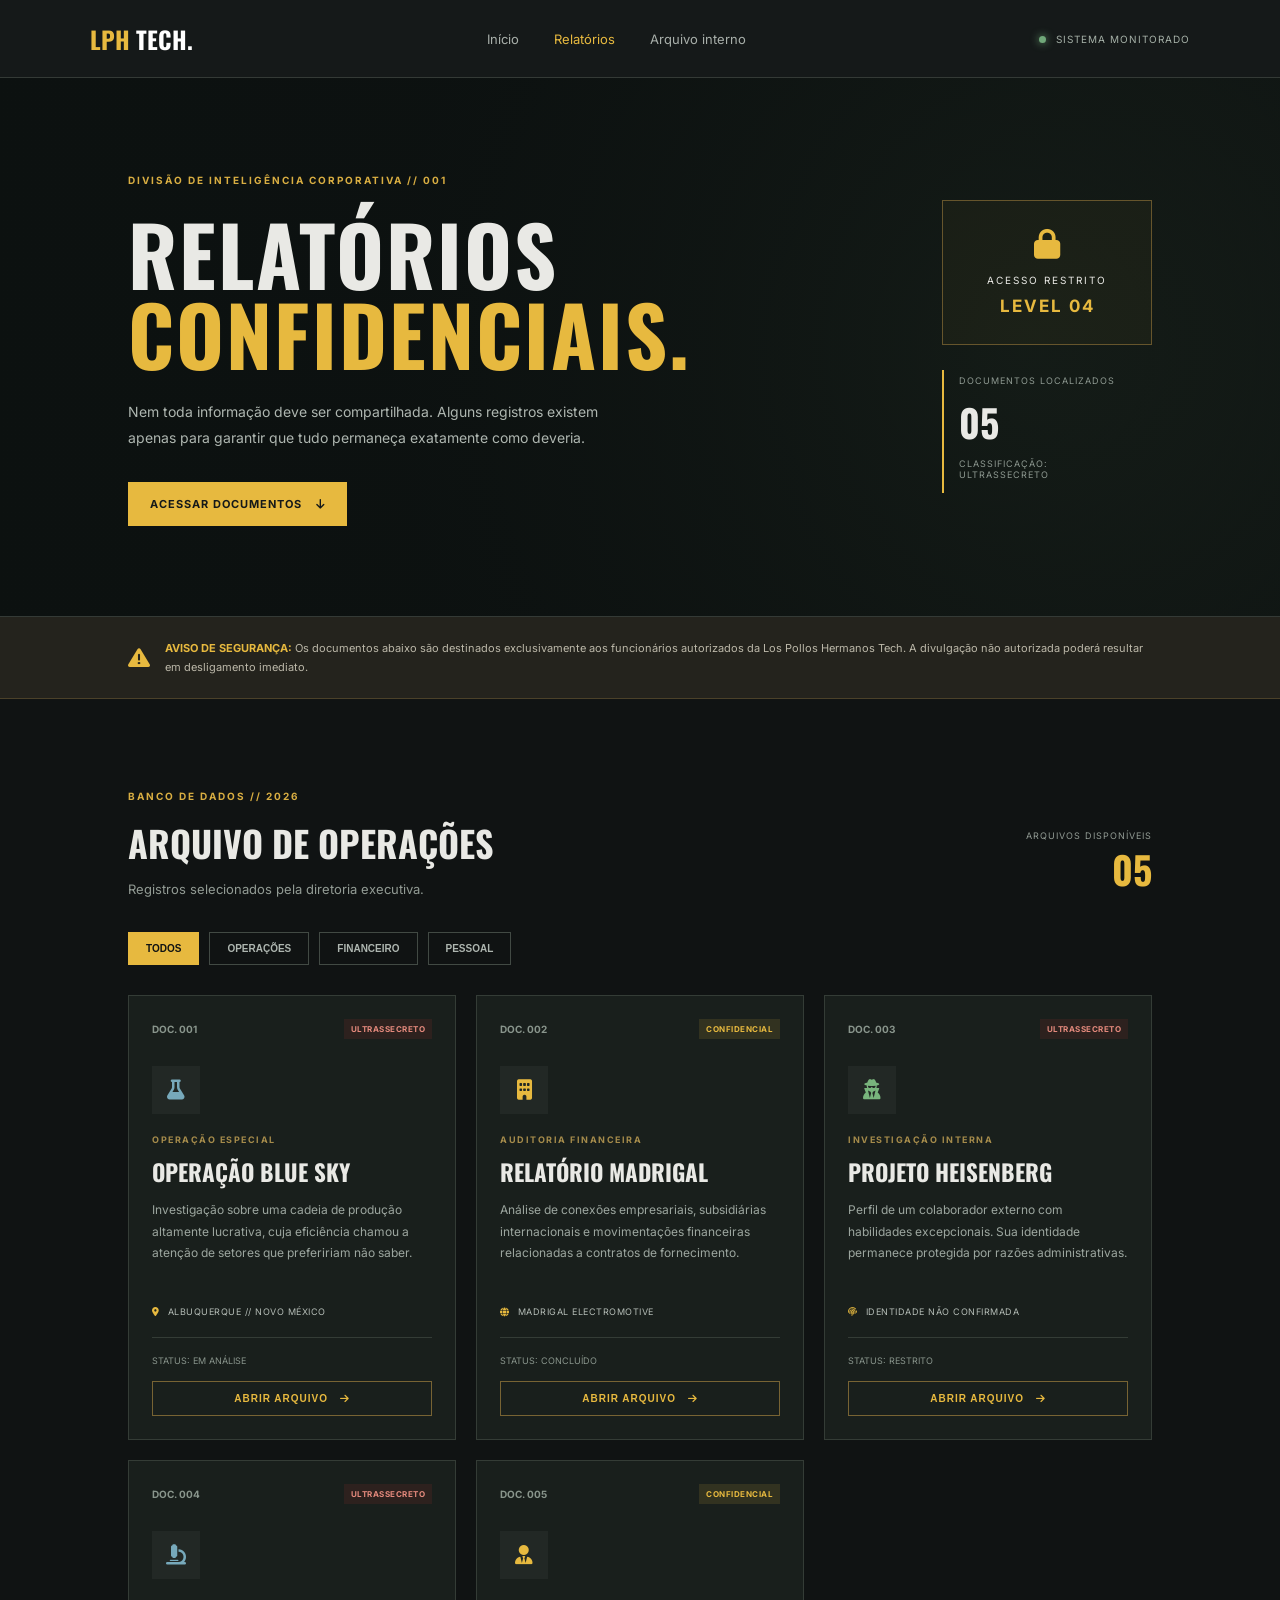
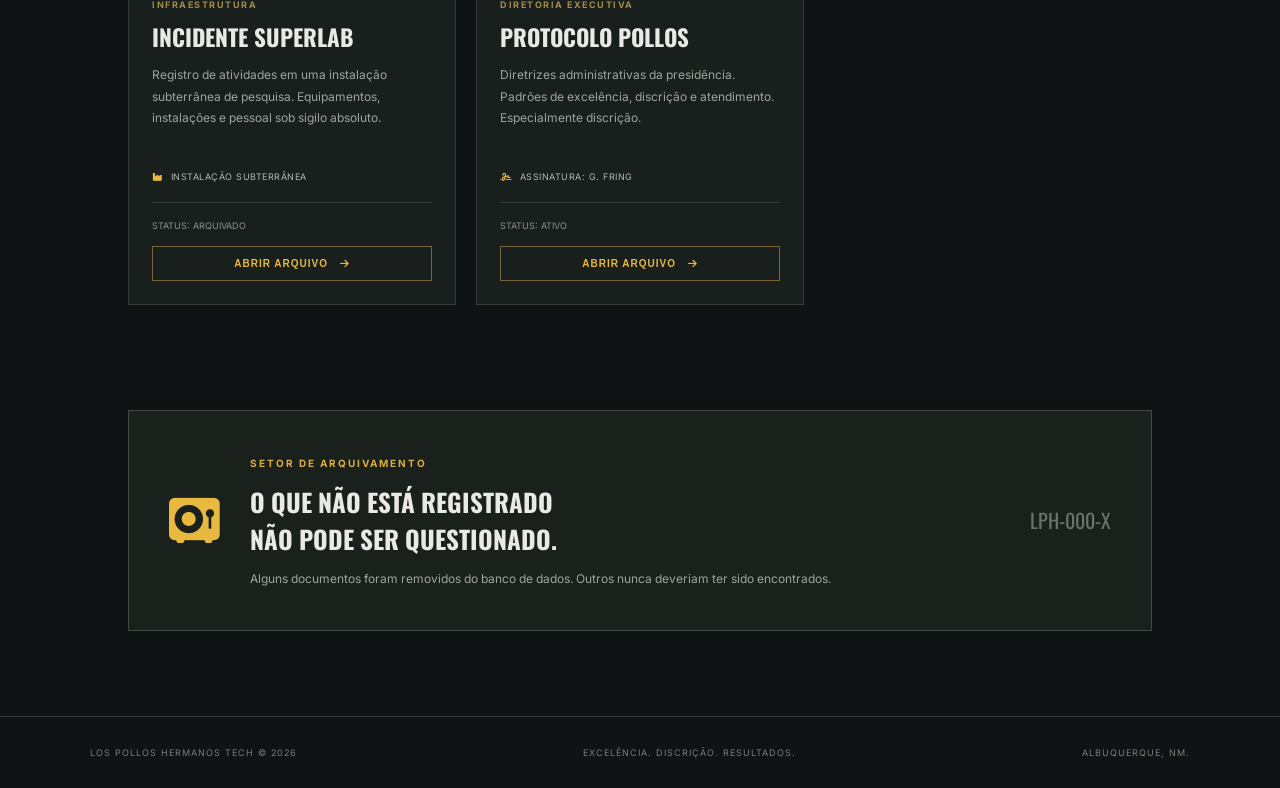
<file: TRABALHOFINALDENIS/relatorios.html>
<!DOCTYPE html>
<html lang="pt-BR">
<head>
    <meta charset="UTF-8">
    <meta name="viewport" content="width=device-width, initial-scale=1.0">

    <title>Relatórios Confidenciais | LPH Tech</title>

    <link rel="stylesheet" href="relatorios.css">
    <link rel="stylesheet" href="https://cdnjs.cloudflare.com/ajax/libs/font-awesome/6.5.0/css/all.min.css">
    <link href="https://fonts.googleapis.com/css2?family=Inter:wght@400;500;600;700;800&family=Oswald:wght@400;500;600;700&display=swap" rel="stylesheet">
</head>

<body>

<header class="topbar">
    <a href="index.html" class="logo">
        <span>LPH</span> TECH.
    </a>

    <nav>
        <a href="index.html">Início</a>
        <a href="#relatorios" class="ativo">Relatórios</a>
        <a href="#arquivo">Arquivo interno</a>
        
    </nav>

    <div class="status">
        <span class="status-ponto"></span>
        SISTEMA MONITORADO
    </div>
</header>

<main>

    <section class="hero">
        <div class="hero-conteudo">
            <span class="etiqueta">DIVISÃO DE INTELIGÊNCIA CORPORATIVA // 001</span>

            <h1>RELATÓRIOS<br><span>CONFIDENCIAIS.</span></h1>

            <p>
                Nem toda informação deve ser compartilhada.
                Alguns registros existem apenas para garantir que
                tudo permaneça exatamente como deveria.
            </p>

            <a href="#relatorios" class="btn-explorar">
                ACESSAR DOCUMENTOS <i class="fa-solid fa-arrow-down"></i>
            </a>
        </div>

        <div class="hero-lateral">
            <div class="selo">
                <i class="fa-solid fa-lock"></i>
                <span>ACESSO RESTRITO</span>
                <strong>LEVEL 04</strong>
            </div>

            <div class="codigo">
                <span>DOCUMENTOS LOCALIZADOS</span>
                <strong>05</strong>
                <span>CLASSIFICAÇÃO: ULTRASSECRETO</span>
            </div>
        </div>
    </section>

    <section class="aviso">
        <i class="fa-solid fa-triangle-exclamation"></i>
        <p>
            <strong>AVISO DE SEGURANÇA:</strong>
            Os documentos abaixo são destinados exclusivamente
            aos funcionários autorizados da Los Pollos Hermanos Tech.
            A divulgação não autorizada poderá resultar em desligamento imediato.
        </p>
    </section>

    <section class="relatorios" id="relatorios">

        <div class="secao-topo">
            <div>
                <span class="etiqueta">BANCO DE DADOS // 2026</span>
                <h2>ARQUIVO DE OPERAÇÕES</h2>
                <p>Registros selecionados pela diretoria executiva.</p>
            </div>

            <div class="contador">
                <span>ARQUIVOS DISPONÍVEIS</span>
                <strong id="contador">05</strong>
            </div>
        </div>

        <div class="filtros">
            <button class="filtro ativo" data-filter="todos">TODOS</button>
            <button class="filtro" data-filter="operacao">OPERAÇÕES</button>
            <button class="filtro" data-filter="financeiro">FINANCEIRO</button>
            <button class="filtro" data-filter="pessoal">PESSOAL</button>
        </div>

        <div class="grade-relatorios">

            <!-- BLUE SKY -->
            <article class="relatorio" data-category="operacao">
                <div class="relatorio-topo">
                    <span class="numero">DOC. 001</span>
                    <span class="classificacao vermelho">ULTRASSECRETO</span>
                </div>

                <div class="icone-relatorio azul">
                    <i class="fa-solid fa-flask"></i>
                </div>

                <span class="categoria">OPERAÇÃO ESPECIAL</span>
                <h3>OPERAÇÃO BLUE SKY</h3>

                <p>
                    Investigação sobre uma cadeia de produção
                    altamente lucrativa, cuja eficiência chamou
                    a atenção de setores que prefeririam não saber.
                </p>

                <div class="referencia">
                    <i class="fa-solid fa-location-dot"></i>
                    ALBUQUERQUE // NOVO MÉXICO
                </div>

                <div class="relatorio-rodape">
                    <span>STATUS: EM ANÁLISE</span>
                    <button class="abrir-relatorio" data-report="blue">
                        ABRIR ARQUIVO <i class="fa-solid fa-arrow-right"></i>
                    </button>
                </div>
            </article>

            <!-- MADRIGAL -->
            <article class="relatorio" data-category="financeiro">
                <div class="relatorio-topo">
                    <span class="numero">DOC. 002</span>
                    <span class="classificacao amarelo">CONFIDENCIAL</span>
                </div>

                <div class="icone-relatorio dourado">
                    <i class="fa-solid fa-building"></i>
                </div>

                <span class="categoria">AUDITORIA FINANCEIRA</span>
                <h3>RELATÓRIO MADRIGAL</h3>

                <p>
                    Análise de conexões empresariais, subsidiárias
                    internacionais e movimentações financeiras
                    relacionadas a contratos de fornecimento.
                </p>

                <div class="referencia">
                    <i class="fa-solid fa-globe"></i>
                    MADRIGAL ELECTROMOTIVE
                </div>

                <div class="relatorio-rodape">
                    <span>STATUS: CONCLUÍDO</span>
                    <button class="abrir-relatorio" data-report="madrigal">
                        ABRIR ARQUIVO <i class="fa-solid fa-arrow-right"></i>
                    </button>
                </div>
            </article>

            <!-- HEISENBERG -->
            <article class="relatorio" data-category="pessoal">
                <div class="relatorio-topo">
                    <span class="numero">DOC. 003</span>
                    <span class="classificacao vermelho">ULTRASSECRETO</span>
                </div>

                <div class="icone-relatorio verde">
                    <i class="fa-solid fa-user-secret"></i>
                </div>

                <span class="categoria">INVESTIGAÇÃO INTERNA</span>
                <h3>PROJETO HEISENBERG</h3>

                <p>
                    Perfil de um colaborador externo com habilidades
                    excepcionais. Sua identidade permanece protegida
                    por razões administrativas.
                </p>

                <div class="referencia">
                    <i class="fa-solid fa-fingerprint"></i>
                    IDENTIDADE NÃO CONFIRMADA
                </div>

                <div class="relatorio-rodape">
                    <span>STATUS: RESTRITO</span>
                    <button class="abrir-relatorio" data-report="heisenberg">
                        ABRIR ARQUIVO <i class="fa-solid fa-arrow-right"></i>
                    </button>
                </div>
            </article>

            <!-- SUPERLAB -->
            <article class="relatorio" data-category="operacao">
                <div class="relatorio-topo">
                    <span class="numero">DOC. 004</span>
                    <span class="classificacao vermelho">ULTRASSECRETO</span>
                </div>

                <div class="icone-relatorio azul">
                    <i class="fa-solid fa-microscope"></i>
                </div>

                <span class="categoria">INFRAESTRUTURA</span>
                <h3>INCIDENTE SUPERLAB</h3>

                <p>
                    Registro de atividades em uma instalação
                    subterrânea de pesquisa. Equipamentos,
                    instalações e pessoal sob sigilo absoluto.
                </p>

                <div class="referencia">
                    <i class="fa-solid fa-industry"></i>
                    INSTALAÇÃO SUBTERRÂNEA
                </div>

                <div class="relatorio-rodape">
                    <span>STATUS: ARQUIVADO</span>
                    <button class="abrir-relatorio" data-report="superlab">
                        ABRIR ARQUIVO <i class="fa-solid fa-arrow-right"></i>
                    </button>
                </div>
            </article>

            <!-- GUS FRING -->
            <article class="relatorio" data-category="pessoal">
                <div class="relatorio-topo">
                    <span class="numero">DOC. 005</span>
                    <span class="classificacao amarelo">CONFIDENCIAL</span>
                </div>

                <div class="icone-relatorio dourado">
                    <i class="fa-solid fa-user-tie"></i>
                </div>

                <span class="categoria">DIRETORIA EXECUTIVA</span>
                <h3>PROTOCOLO POLLOS</h3>

                <p>
                    Diretrizes administrativas da presidência.
                    Padrões de excelência, discrição e atendimento.
                    Especialmente discrição.
                </p>

                <div class="referencia">
                    <i class="fa-solid fa-signature"></i>
                    ASSINATURA: G. FRING
                </div>

                <div class="relatorio-rodape">
                    <span>STATUS: ATIVO</span>
                    <button class="abrir-relatorio" data-report="pollos">
                        ABRIR ARQUIVO <i class="fa-solid fa-arrow-right"></i>
                    </button>
                </div>
            </article>

        </div>
    </section>

    <section class="arquivo-final" id="arquivo">
        <div class="arquivo-icone">
            <i class="fa-solid fa-vault"></i>
        </div>

        <div>
            <span class="etiqueta">SETOR DE ARQUIVAMENTO</span>
            <h2>O QUE NÃO ESTÁ REGISTRADO<br>NÃO PODE SER QUESTIONADO.</h2>
            <p>
                Alguns documentos foram removidos do banco de dados.
                Outros nunca deveriam ter sido encontrados.
            </p>
        </div>

        <span class="arquivo-codigo">LPH-000-X</span>
    </section>

</main>

<footer>
    <span>LOS POLLOS HERMANOS TECH © 2026</span>
    <span>EXCELÊNCIA. DISCRIÇÃO. RESULTADOS.</span>
    <span>ALBUQUERQUE, NM.</span>
</footer>

<!-- JANELA DOS DOCUMENTOS -->
<div class="modal" id="modal">
    <div class="modal-caixa">

        <div class="modal-topo">
            <span><i class="fa-solid fa-lock"></i> DOCUMENTO INTERNO</span>
            <button id="fecharModal"><i class="fa-solid fa-xmark"></i></button>
        </div>

        <div class="modal-conteudo" id="modalConteudo">
        </div>

        <div class="modal-rodape">
            <span>LPH TECH // SISTEMA DE SEGURANÇA</span>
            <button id="entendido">FECHAR DOCUMENTO</button>
        </div>

    </div>
</div>

<script src="relatorios.js"></script>

</body>
</html>
</file>
<file: TRABALHOFINALDENIS/relatorios.css>
* {
    margin: 0;
    padding: 0;
    box-sizing: border-box;
}

html {
    scroll-behavior: smooth;
}

body {
    background: #101313;
    color: #e9e9e5;
    font-family: 'Inter', sans-serif;
}

/* NAVEGAÇÃO */

.topbar {
    height: 78px;
    padding: 0 7%;
    display: flex;
    align-items: center;
    justify-content: space-between;
    background: #151919;
    border-bottom: 1px solid #343a36;
}

.logo {
    color: white;
    font-family: 'Oswald', sans-serif;
    font-size: 24px;
    font-weight: bold;
    text-decoration: none;
}

.logo span {
    color: #e7b93f;
}

.topbar nav {
    display: flex;
    gap: 35px;
}

.topbar nav a {
    color: #a8afaa;
    font-size: 13px;
    text-decoration: none;
    transition: .3s;
}

.topbar nav a:hover,
.topbar nav .ativo {
    color: #e7b93f;
}

.status {
    color: #a5b0a7;
    font-size: 10px;
    letter-spacing: 1px;
}

.status-ponto {
    display: inline-block;
    width: 7px;
    height: 7px;
    background: #70a879;
    border-radius: 50%;
    margin-right: 6px;
    box-shadow: 0 0 8px #70a879;
}

/* HERO */

.hero {
    min-height: 490px;
    padding: 90px 10%;
    display: flex;
    align-items: center;
    justify-content: space-between;
    background:
        linear-gradient(90deg, rgba(12,17,16,.98), rgba(12,17,16,.78)),
        radial-gradient(circle at 80% 50%, #384a36, #101313 60%);
    border-bottom: 1px solid #343a36;
}

.hero-conteudo {
    max-width: 650px;
}

.etiqueta {
    color: #d9ae42;
    font-size: 10px;
    font-weight: bold;
    letter-spacing: 2px;
}

.hero h1 {
    font-family: 'Oswald', sans-serif;
    font-size: clamp(48px, 7vw, 82px);
    line-height: .98;
    margin: 25px 0;
    letter-spacing: 2px;
}

.hero h1 span {
    color: #e7b93f;
}

.hero p {
    max-width: 490px;
    color: #aeb6b0;
    font-size: 14px;
    line-height: 1.9;
    margin-bottom: 30px;
}

.btn-explorar {
    display: inline-block;
    background: #e7b93f;
    color: #151919;
    padding: 15px 22px;
    font-size: 11px;
    font-weight: bold;
    letter-spacing: 1px;
    text-decoration: none;
    transition: .3s;
}

.btn-explorar:hover {
    background: #f4d16b;
    transform: translateY(-3px);
}

.btn-explorar i {
    margin-left: 10px;
}

.hero-lateral {
    width: 210px;
    display: flex;
    flex-direction: column;
    gap: 25px;
}

.selo {
    border: 1px solid #66552c;
    padding: 28px 15px;
    text-align: center;
    background: rgba(231,185,63,.04);
}

.selo i {
    display: block;
    color: #e7b93f;
    font-size: 30px;
    margin-bottom: 15px;
}

.selo span,
.selo strong {
    display: block;
    font-size: 10px;
    letter-spacing: 2px;
}

.selo strong {
    color: #e7b93f;
    margin-top: 10px;
    font-size: 17px;
}

.codigo {
    border-left: 2px solid #e7b93f;
    padding: 5px 15px;
}

.codigo span {
    display: block;
    color: #8e9991;
    font-size: 9px;
    margin-bottom: 8px;
    letter-spacing: 1px;
}

.codigo strong {
    display: block;
    font-family: 'Oswald', sans-serif;
    font-size: 38px;
    margin-bottom: 8px;
}

/* AVISO */

.aviso {
    display: flex;
    gap: 15px;
    align-items: center;
    padding: 22px 10%;
    background: #24231d;
    border-bottom: 1px solid #4b4129;
}

.aviso i {
    color: #e7b93f;
    font-size: 22px;
}

.aviso p {
    color: #bcb8a9;
    font-size: 11px;
    line-height: 1.7;
}

.aviso strong {
    color: #e7b93f;
}

/* RELATÓRIOS */

.relatorios {
    padding: 85px 10%;
}

.secao-topo {
    display: flex;
    justify-content: space-between;
    align-items: end;
    margin-bottom: 35px;
}

.secao-topo h2 {
    font-family: 'Oswald', sans-serif;
    font-size: 36px;
    margin: 12px 0;
}

.secao-topo p {
    color: #929b94;
    font-size: 13px;
}

.contador {
    text-align: right;
}

.contador span {
    display: block;
    color: #929b94;
    font-size: 9px;
    letter-spacing: 1px;
}

.contador strong {
    font-family: 'Oswald', sans-serif;
    font-size: 38px;
    color: #e7b93f;
}

/* FILTROS */

.filtros {
    display: flex;
    gap: 10px;
    flex-wrap: wrap;
    margin-bottom: 30px;
}

.filtro {
    padding: 10px 17px;
    border: 1px solid #424a44;
    background: transparent;
    color: #aeb6b0;
    font-size: 10px;
    font-weight: bold;
    cursor: pointer;
    transition: .3s;
}

.filtro:hover,
.filtro.ativo {
    background: #e7b93f;
    border-color: #e7b93f;
    color: #101313;
}

/* CARDS */

.grade-relatorios {
    display: grid;
    grid-template-columns: repeat(3, 1fr);
    gap: 20px;
}

.relatorio {
    min-width: 0;
    background: #191f1c;
    border: 1px solid #343c36;
    padding: 23px;
    display: flex;
    flex-direction: column;
    transition: .3s;
}

.relatorio:hover {
    transform: translateY(-5px);
    border-color: #9b803b;
    background: #1d2520;
}

.relatorio.escondido {
    display: none;
}

.relatorio-topo {
    display: flex;
    justify-content: space-between;
    align-items: center;
    gap: 8px;
}

.numero {
    color: #89958c;
    font-size: 10px;
    font-weight: bold;
}

.classificacao {
    padding: 5px 7px;
    font-size: 8px;
    font-weight: bold;
    letter-spacing: .5px;
}

.vermelho {
    color: #e58a7d;
    background: rgba(160,50,40,.15);
}

.amarelo {
    color: #e7b93f;
    background: rgba(231,185,63,.12);
}

.icone-relatorio {
    width: 48px;
    height: 48px;
    display: flex;
    align-items: center;
    justify-content: center;
    margin: 27px 0 20px;
    font-size: 20px;
    background: rgba(255,255,255,.04);
}

.azul {
    color: #77a9bb;
}

.dourado {
    color: #e7b93f;
}

.verde {
    color: #78b47c;
}

.categoria {
    color: #a58b4b;
    font-size: 9px;
    font-weight: bold;
    letter-spacing: 1.5px;
}

.relatorio h3 {
    font-family: 'Oswald', sans-serif;
    font-size: 23px;
    margin: 10px 0;
}

.relatorio > p {
    color: #9ca69f;
    font-size: 12px;
    line-height: 1.8;
    min-height: 87px;
}

.referencia {
    display: flex;
    gap: 8px;
    align-items: center;
    color: #b4bcb6;
    font-size: 9px;
    margin: 20px 0;
    letter-spacing: .5px;
}

.referencia i {
    color: #e7b93f;
}

.relatorio-rodape {
    border-top: 1px solid #343c36;
    padding-top: 17px;
    margin-top: auto;
}

.relatorio-rodape > span {
    display: block;
    color: #89958c;
    font-size: 9px;
    margin-bottom: 15px;
}

.abrir-relatorio {
    width: 100%;
    padding: 11px;
    background: transparent;
    border: 1px solid #776333;
    color: #e7b93f;
    font-size: 10px;
    font-weight: bold;
    letter-spacing: 1px;
    cursor: pointer;
    transition: .3s;
}

.abrir-relatorio:hover {
    background: #e7b93f;
    color: #101313;
}

.abrir-relatorio i {
    margin-left: 8px;
}

/* ARQUIVO FINAL */

.arquivo-final {
    margin: 20px 10% 85px;
    padding: 40px;
    background: #1a201c;
    border: 1px solid #41483e;
    display: flex;
    align-items: center;
    gap: 30px;
    position: relative;
    overflow: hidden;
}

.arquivo-icone {
    color: #e7b93f;
    font-size: 45px;
}

.arquivo-final h2 {
    font-family: 'Oswald', sans-serif;
    font-size: 25px;
    margin: 12px 0;
}

.arquivo-final p {
    color: #9ca69f;
    font-size: 12px;
    line-height: 1.7;
}

.arquivo-codigo {
    margin-left: auto;
    color: #69746b;
    font-family: 'Oswald', sans-serif;
    font-size: 20px;
}

/* RODAPÉ */

footer {
    display: flex;
    justify-content: space-between;
    gap: 15px;
    padding: 30px 7%;
    border-top: 1px solid #343a36;
    color: #778078;
    font-size: 9px;
    letter-spacing: 1px;
}

/* MODAL */

.modal {
    position: fixed;
    inset: 0;
    background: rgba(0,0,0,.85);
    backdrop-filter: blur(5px);
    display: none;
    align-items: center;
    justify-content: center;
    padding: 20px;
    z-index: 1000;
}

.modal.ativo {
    display: flex;
}

.modal-caixa {
    width: 100%;
    max-width: 550px;
    background: #171d19;
    border: 1px solid #88723b;
    box-shadow: 0 0 35px rgba(0,0,0,.5);
    animation: aparecer .3s ease;
}

@keyframes aparecer {
    from {
        opacity: 0;
        transform: translateY(15px);
    }
    to {
        opacity: 1;
        transform: translateY(0);
    }
}

.modal-topo,
.modal-rodape {
    display: flex;
    justify-content: space-between;
    align-items: center;
    padding: 18px 22px;
    border-bottom: 1px solid #343c36;
}

.modal-topo span {
    color: #e7b93f;
    font-size: 10px;
    font-weight: bold;
    letter-spacing: 1px;
}

.modal-topo button {
    background: transparent;
    border: none;
    color: white;
    font-size: 20px;
    cursor: pointer;
}

.modal-conteudo {
    padding: 30px;
    min-height: 220px;
}

.modal-conteudo .etiqueta {
    font-size: 9px;
}

.modal-conteudo h2 {
    font-family: 'Oswald', sans-serif;
    font-size: 30px;
    margin: 12px 0;
    color: #e7b93f;
}

.modal-conteudo p {
    color: #b3bcb5;
    font-size: 13px;
    line-height: 1.9;
    margin: 15px 0;
}

.modal-conteudo .detalhe {
    background: #222b25;
    padding: 15px;
    border-left: 2px solid #e7b93f;
    color: #d5d8d3;
    font-size: 11px;
    line-height: 1.8;
}

.modal-rodape {
    border-top: 1px solid #343c36;
    border-bottom: none;
    gap: 10px;
}

.modal-rodape span {
    color: #778078;
    font-size: 8px;
}

.modal-rodape button {
    background: #e7b93f;
    border: none;
    padding: 10px 14px;
    color: #101313;
    font-size: 9px;
    font-weight: bold;
    cursor: pointer;
}

/* RESPONSIVIDADE */

@media (max-width: 950px) {
    .grade-relatorios {
        grid-template-columns: repeat(2, 1fr);
    }

    .hero {
        padding: 70px 7%;
    }

    .relatorios {
        padding: 65px 7%;
    }
}

@media (max-width: 650px) {
    .topbar {
        height: auto;
        padding: 20px;
        flex-wrap: wrap;
        gap: 20px;
    }

    .topbar nav {
        order: 3;
        width: 100%;
        gap: 18px;
        flex-wrap: wrap;
    }

    .status {
        font-size: 8px;
    }

    .hero {
        flex-direction: column;
        align-items: flex-start;
        gap: 45px;
    }

    .hero-lateral {
        width: 100%;
        flex-direction: row;
    }

    .hero-lateral > * {
        flex: 1;
    }

    .grade-relatorios {
        grid-template-columns: 1fr;
    }

    .secao-topo {
        align-items: flex-start;
        gap: 15px;
    }

    .contador {
        display: none;
    }

    .arquivo-final {
        margin: 20px 5% 60px;
        padding: 25px;
        flex-wrap: wrap;
    }

    .arquivo-codigo {
        margin-left: 0;
    }

    footer {
        flex-direction: column;
        text-align: center;
    }

    .modal-rodape {
        align-items: flex-start;
        flex-direction: column;
    }
}
</file>
